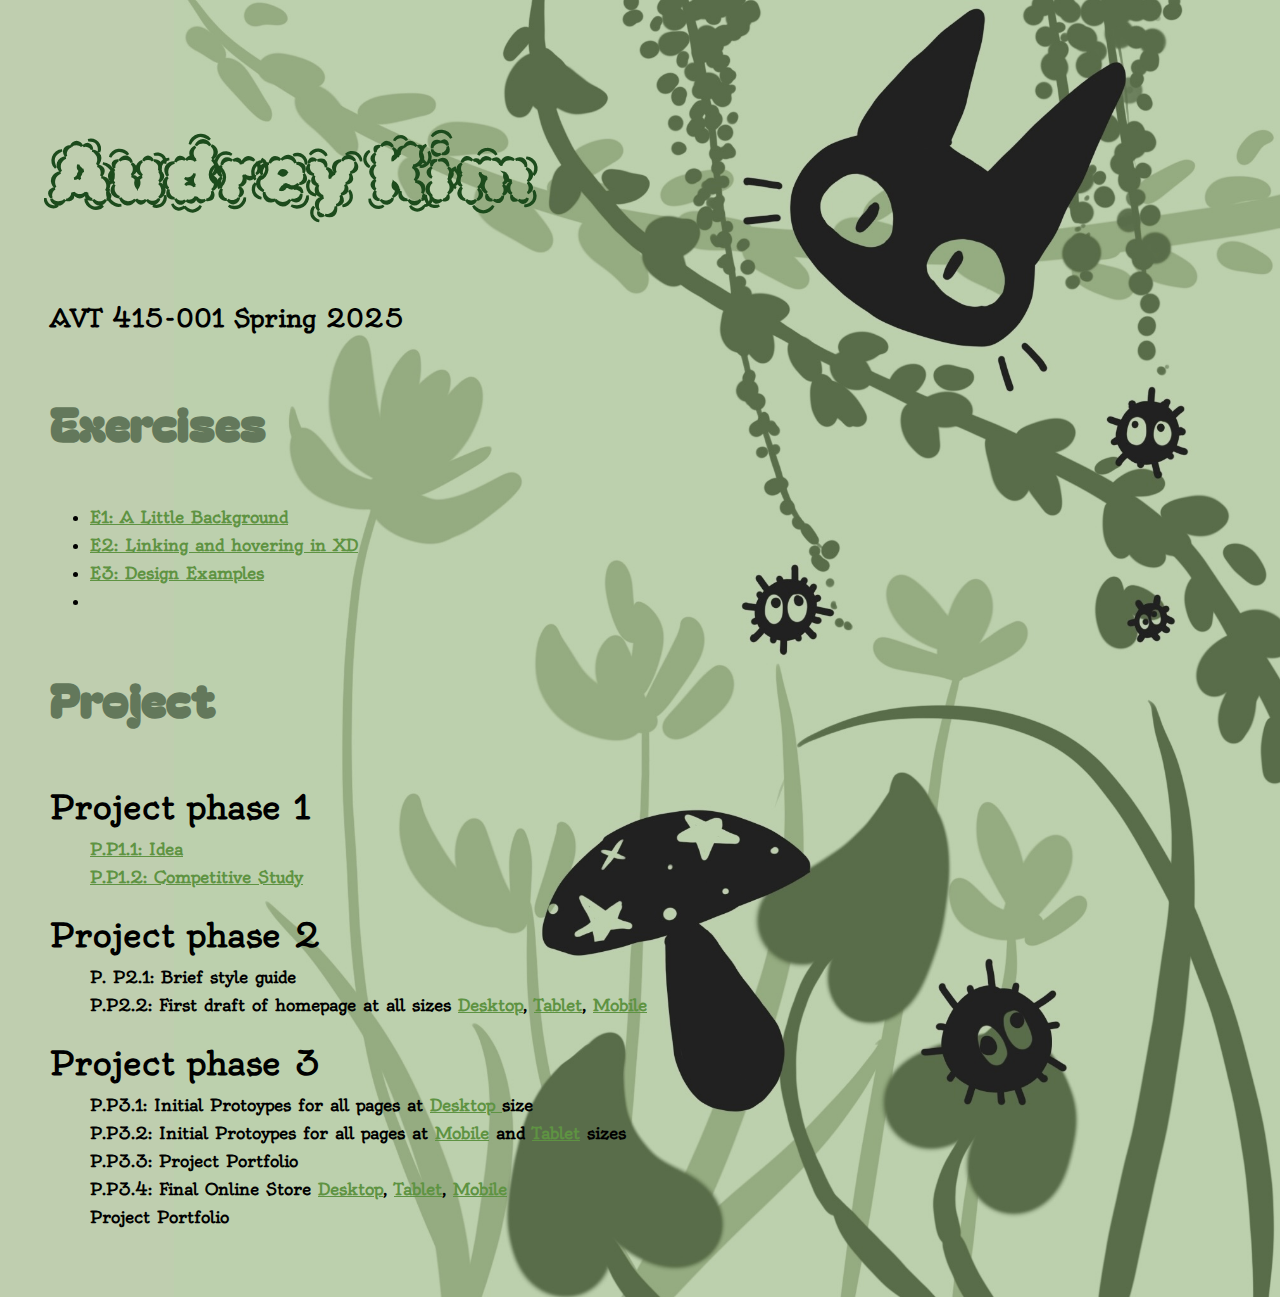
<file: index.html>
<!doctype html>
<html>
<head>
<meta charset="UTF-8">
<meta name="viewport" content="width=device-width, initial-scale=1.0">
<title>Coursework of Audrey Kim</title>
<link rel="preconnect" href="https://fonts.googleapis.com">
<link rel="preconnect" href="https://fonts.gstatic.com" crossorigin>
<link href="https://fonts.googleapis.com/css2?family=Bagel+Fat+One&family=Nixie+One&family=Oldenburg&family=Rubik+Puddles&display=swap" rel="stylesheet">
	
<link rel="stylesheet" href="css/main.css">

</head>

<body>
<h1>Audrey Kim</h1>
	<h4>AVT 415-001 Spring 2025</h4>
		<div class="column"><h2>Exercises</h2>
			<ul>
			<li><a href="https://xd.adobe.com/view/ce9a6c01-28b0-4f52-a816-00c14a374c50-9bc9/">E1: A Little Background</a></li>
			<li><a href="https://xd.adobe.com/view/433dceec-b2f6-4d75-8caa-84353d4a620b-166e/">E2: Linking and hovering in XD</a></li>
			<li><a href="https://www.figma.com/design/IrmMvxvjyyYp77Kmc72gQa/E3%3A-Design-Examples?node-id=0-1&t=frp7wQ2J3iXw1RIX-1">E3: Design Examples</a></li>
			<li></li>
			</ul>
		</div>

	<div class="column">
		<h2>Project</h2>
			<dl>
				<dt>Project phase 1</dt>
			<dd><a href="p_process/ideas.html">P.P1.1: Idea</a></dd>
			<dd><a href="https://xd.adobe.com/view/3e4dd4f1-6e04-4e39-b626-f0eb523a7d49-6b1e/?fullscreen">P.P1.2: Competitive Study</a></dd></dd>
			</dl>
			<dl>
				<dt>Project phase 2</dt>
			<dd>P. P2.1: Brief style guide
			</dd>
			<dd>P.P2.2: First draft of homepage at all sizes <a href="#">Desktop</a>, <a href="#"> Tablet</a>, <a href="#"> Mobile</a> </dd>
			</dl>
			<dl>
				<dt>Project phase 3</dt>
			<dd>P.P3.1: Initial Protoypes for all pages at <a href="#">Desktop </a>size </dd>
			<dd>P.P3.2: Initial Protoypes for all pages at <a href="#">Mobile</a> and <a href="#">Tablet</a> sizes</dd>
			<dd>P.P3.3: Project Portfolio</dd>
			<dd>P.P3.4: Final Online Store <a href="#">Desktop</a>, <a href="#"> Tablet</a>, <a href="#"> Mobile</a></dd>
			<dd>Project Portfolio</dd>
</body>
</html>
</file>
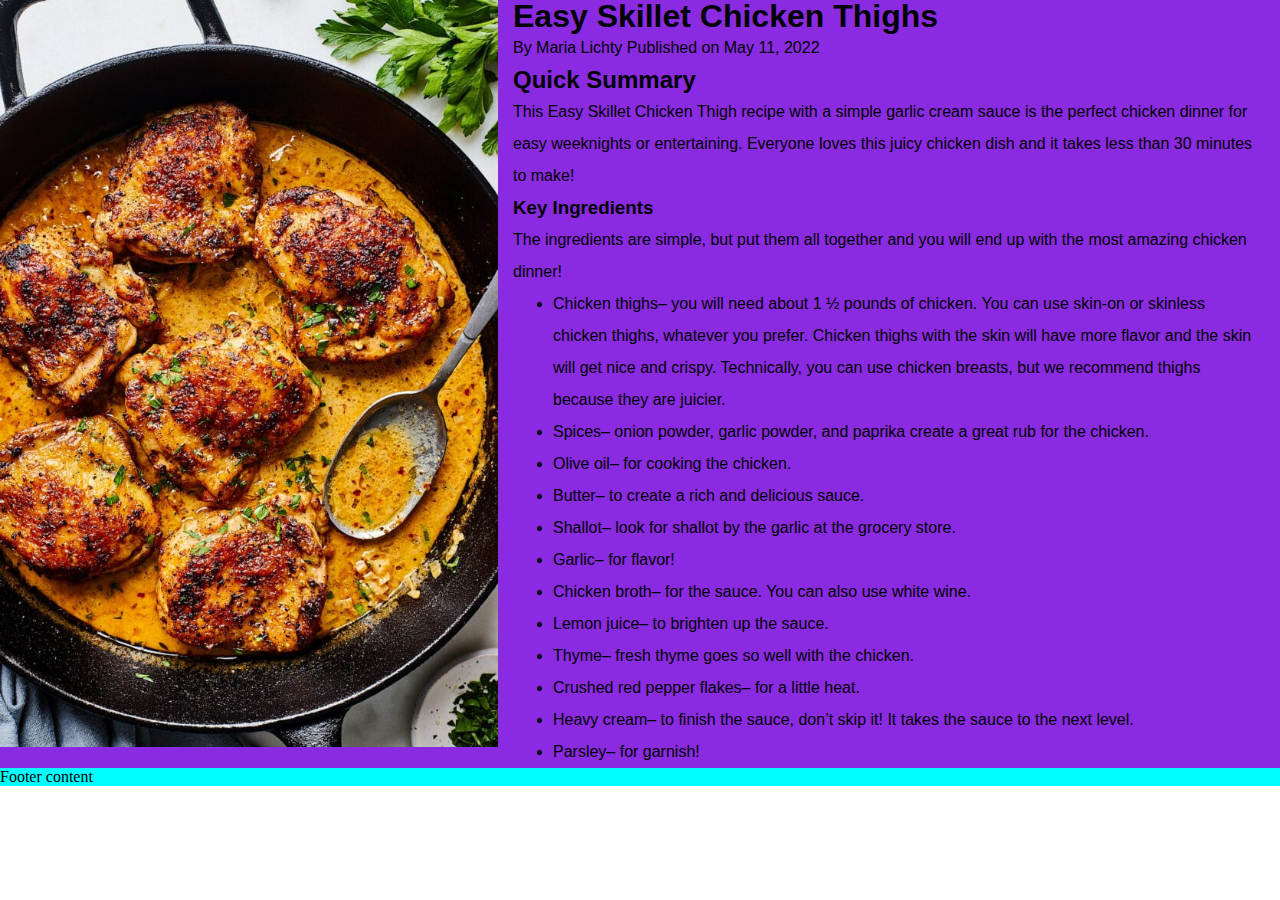
<file: ex/for_students/index.html>
<!doctype html>
<html>
<head>
<meta charset="UTF-8">
<meta>
<meta name="viewport" content="width=device-width, initial-scale=1.0" />
<title>Responive web page</title>
<link rel="stylesheet" href="style.css">
</head>

<body>
	<div id="recipe">
		<img src="Chicken-Thighs-650x975.jpeg" alt="">
		<div id="summary">
			<h1>Easy Skillet Chicken Thighs</h1>

<div id="author" >By Maria Lichty
Published on May 11, 2022</div>

			<h2>Quick Summary</h2>
<p>This Easy Skillet Chicken Thigh recipe with a simple garlic cream sauce is the perfect chicken dinner for easy weeknights or entertaining. Everyone loves this juicy chicken dish and it takes less than 30 minutes to make!

			<h3>Key Ingredients</h3>
<p>The ingredients are simple, but put them all together and you will end up with the most amazing chicken dinner!</p>
	
	<ul>
<li>Chicken thighs– you will need about 1 ½ pounds of chicken. You can use skin-on or skinless chicken thighs, whatever you prefer. Chicken thighs with the skin will have more flavor and the skin will get nice and crispy. Technically, you can use chicken breasts, but we recommend thighs because they are juicier.
<li>Spices– onion powder, garlic powder, and paprika create a great rub for the chicken.</li>
<li>Olive oil– for cooking the chicken.</li>
<li>Butter– to create a rich and delicious sauce.</li>
<li>Shallot– look for shallot by the garlic at the grocery store.</li>
<li>Garlic– for flavor!</li>
<li>Chicken broth– for the sauce. You can also use white wine.</li>
<li>Lemon juice– to brighten up the sauce.</li>
<li>Thyme– fresh thyme goes so well with the chicken.</li>
<li>Crushed red pepper flakes– for a little heat.</li>
<li>Heavy cream– to finish the sauce, don’t skip it! It takes the sauce to the next level.</li>
		<li>Parsley– for garnish!</li>
			</ul>
		</div>
	</div>
	<footer>
		<p>Footer content</p>
	</footer>

</body>
</html>
</file>
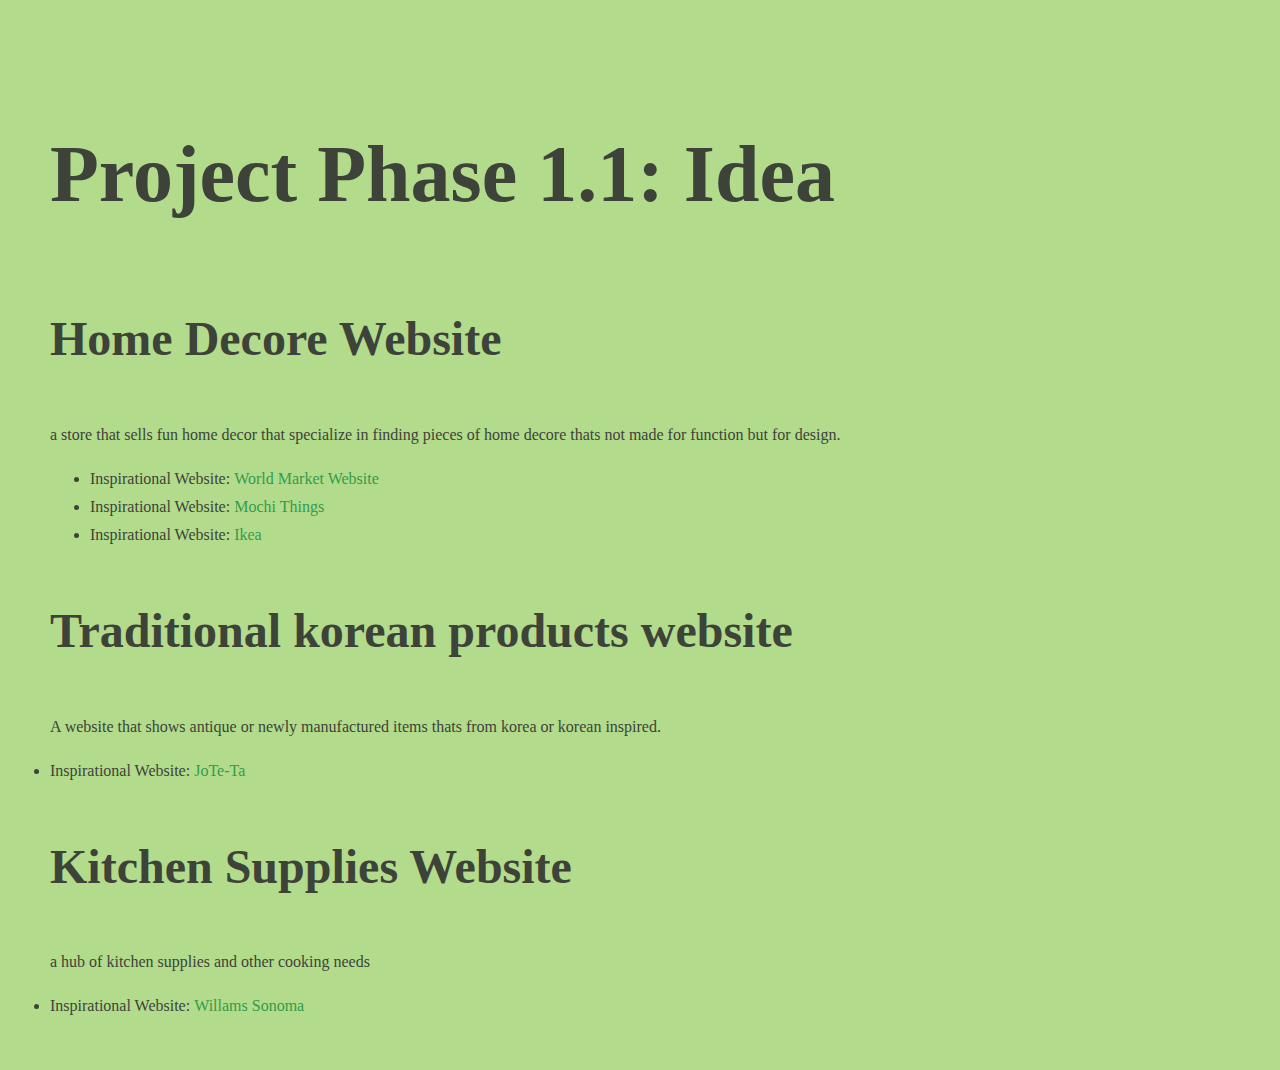
<file: p_process/ideas.html>
<!doctype html>
<html>
<head>
<meta charset="UTF-8">
<title>ideas</title>
<link rel="stylesheet" href="ideas.css">
</head>

<body>
	<h1>Project Phase 1.1: Idea</h1>
	<h2>Home Decore Website</h2>
<p>a store that sells fun home decor that specialize in finding pieces of home decore thats not made for function but for design.</p>
	<ul>
		  <li>Inspirational Website: <a href="https://www.worldmarket.com/">World Market Website</a></li>
		  <li>Inspirational Website: <a href="https://shop.mochithings.com/">Mochi Things</a></li>
		  <li>Inspirational Website: <a href="https://www.ikea.com/"> Ikea</a></li>
</ul>
<h2> Traditional korean products website</h2>
		<p>A website that shows antique or newly manufactured items thats from korea or korean inspired. </p>
		<li>Inspirational Website: <a href="https://joteta.com/">JoTe-Ta</a></li>
	
<h2>Kitchen Supplies Website</h2>
	<p> a hub of kitchen supplies and other cooking needs</p>
	<li>Inspirational Website: <a href="https://www.williams-sonoma.com/"> Willams Sonoma</a></li>
</body>
</html>
</file>
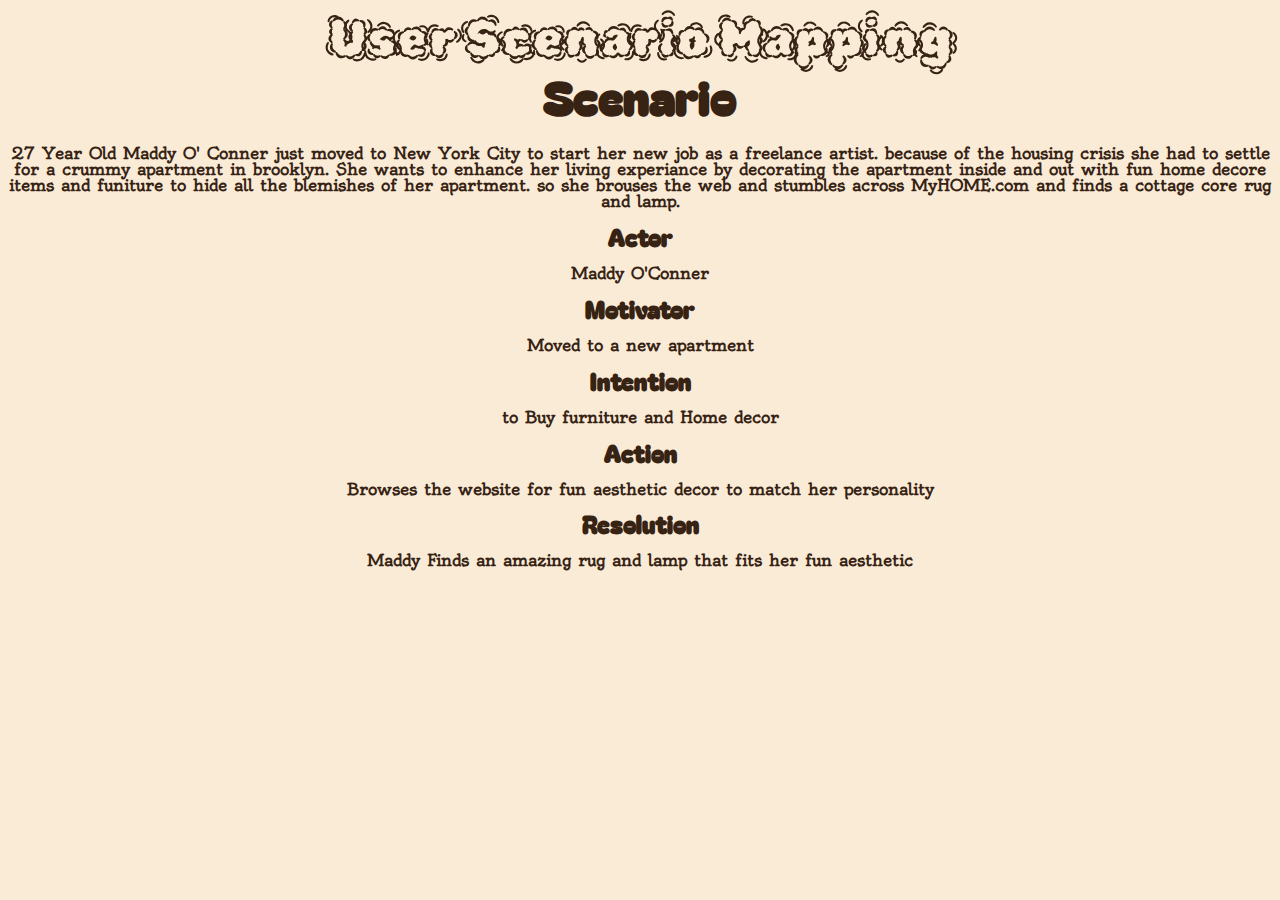
<file: p_process/Scenario.html>
<!doctype html>
<html>
<head>
<meta charset="UTF-8">
<title>Scenario</title>
<link rel="preconnect" href="https://fonts.googleapis.com">
<link rel="preconnect" href="https://fonts.gstatic.com" crossorigin>
<link href="https://fonts.googleapis.com/css2?family=Bagel+Fat+One&family=Nixie+One&family=Oldenburg&family=Rubik+Puddles&display=swap" rel="stylesheet">
	
<link rel="stylesheet" href="Scenario.css">
</head>

<body>
<h1>User Scenario Mapping</h1>
<h3>Scenario</h3>
			<p>27 Year Old Maddy O' Conner just moved to New York City to start her new job as a freelance artist. because of the housing crisis she had to settle for a crummy apartment in brooklyn. She wants to enhance her living experiance by decorating the apartment inside and out with fun home decore items and funiture to hide all the blemishes of her apartment. so she brouses the web and stumbles across MyHOME.com and finds a cottage core rug and lamp. </p>
		<h2>Actor</h2>
<p>Maddy O'Conner</p>
<h2>Motivator</h2>
<p>Moved to a new apartment</p>
<h2>Intention</h2>
<p>to Buy furniture and Home decor</p>
<h2>Action</h2>
<p>Browses the website for fun aesthetic decor to match her personality</p>
<h2>Resolution</h2>
<p>Maddy Finds an amazing rug and lamp that fits her fun aesthetic</p>
</body>
</html>
</file>
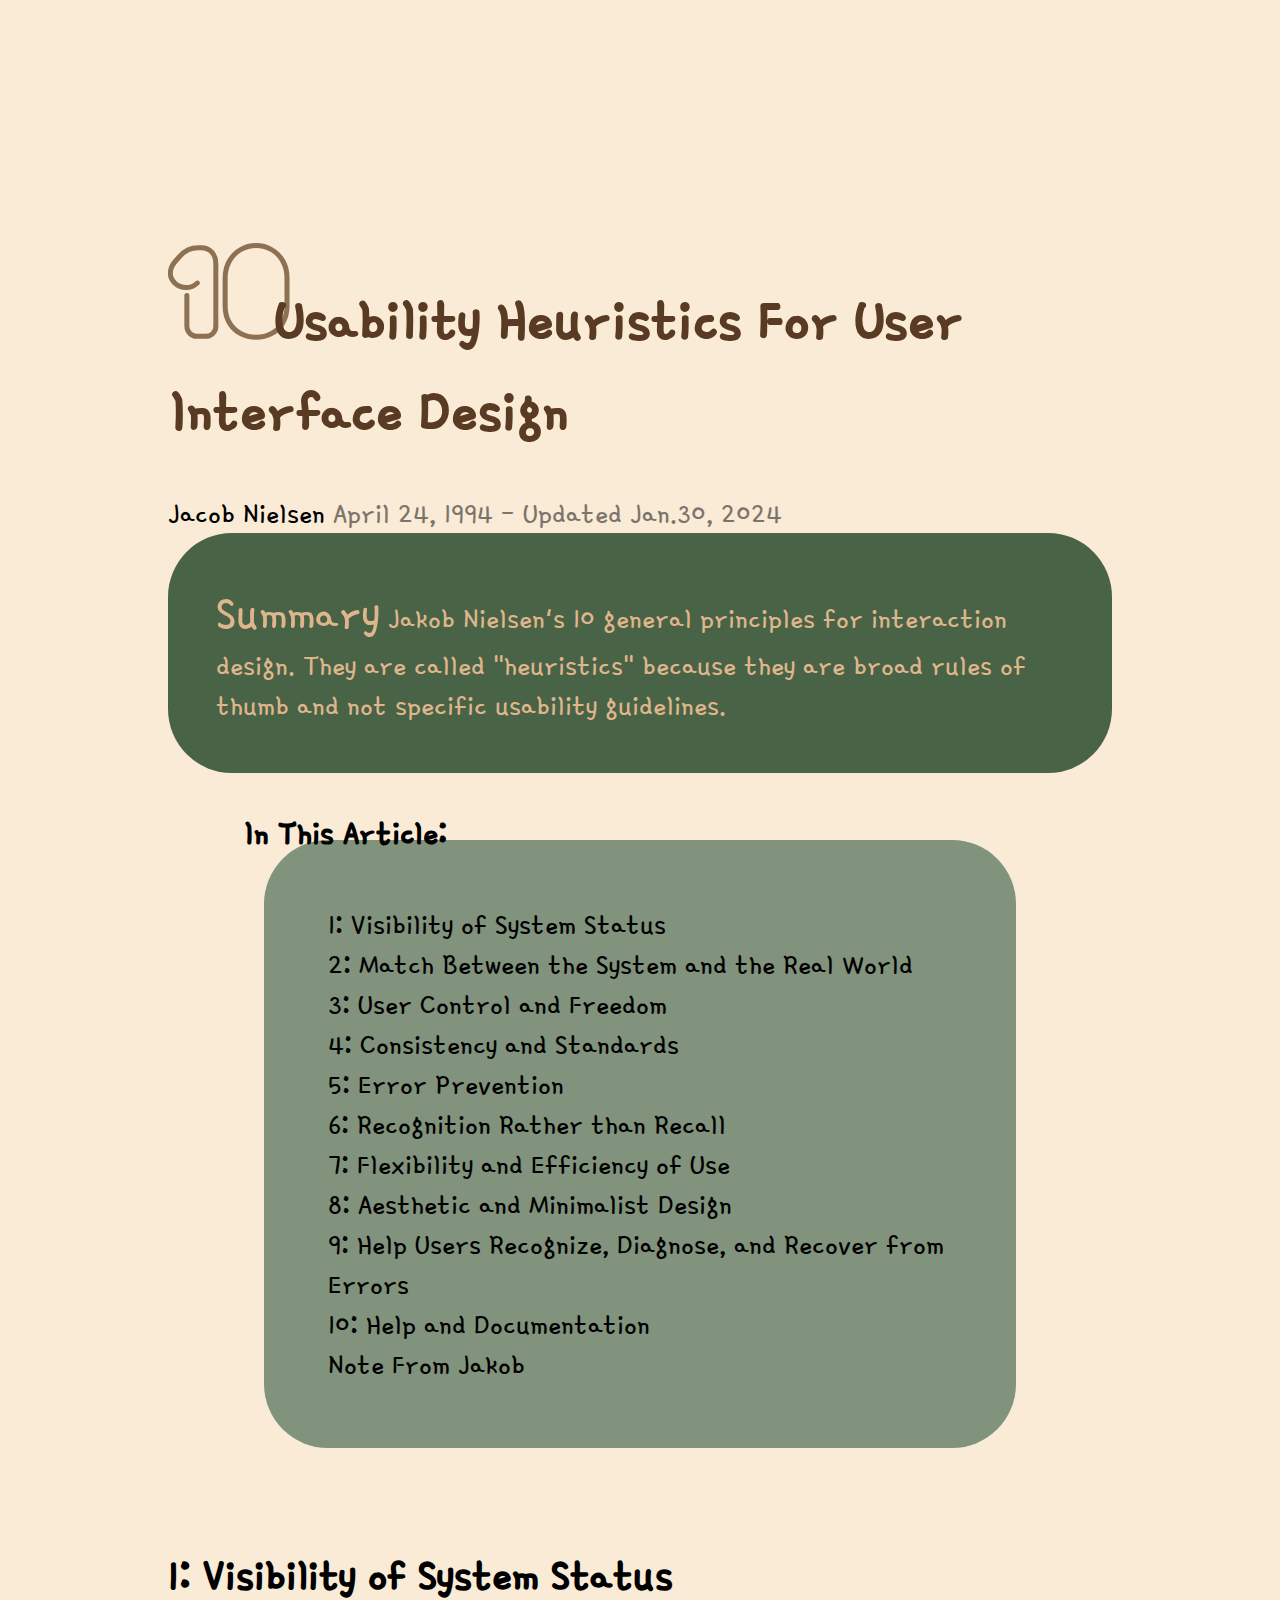
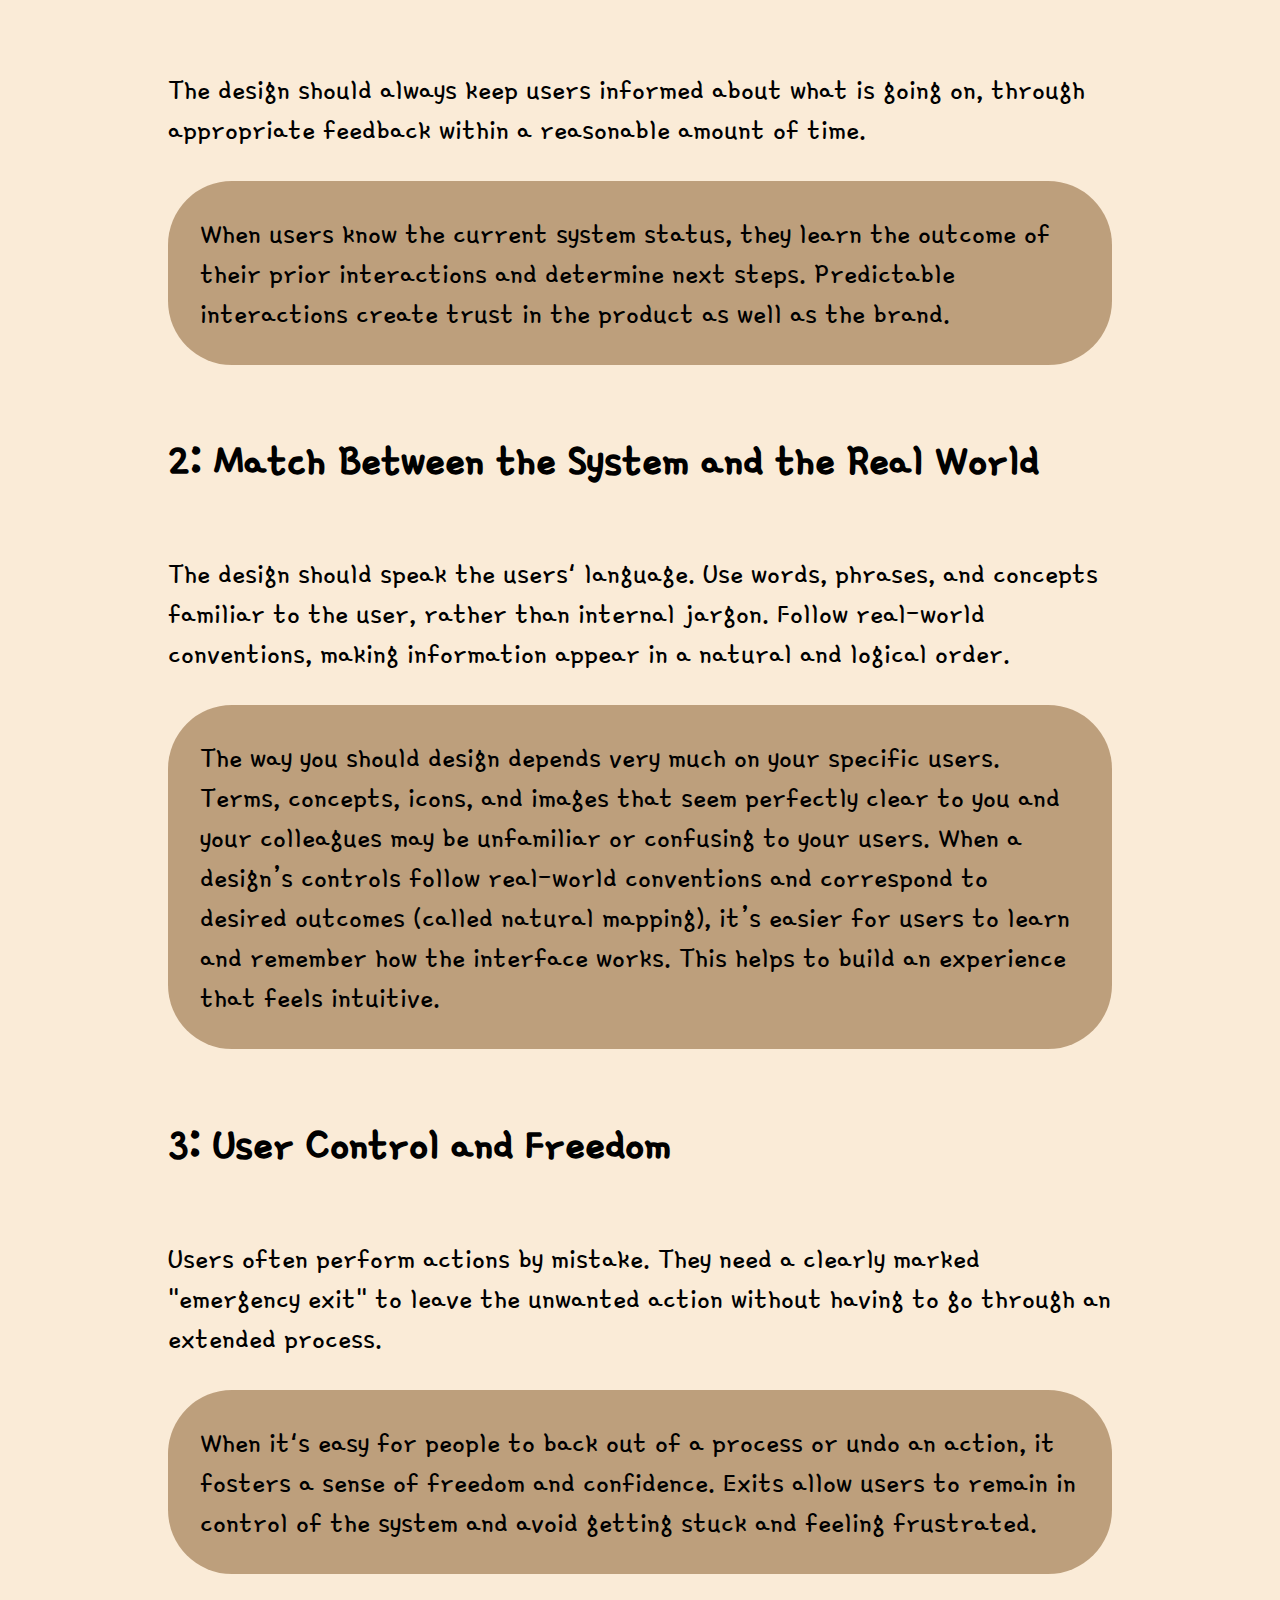
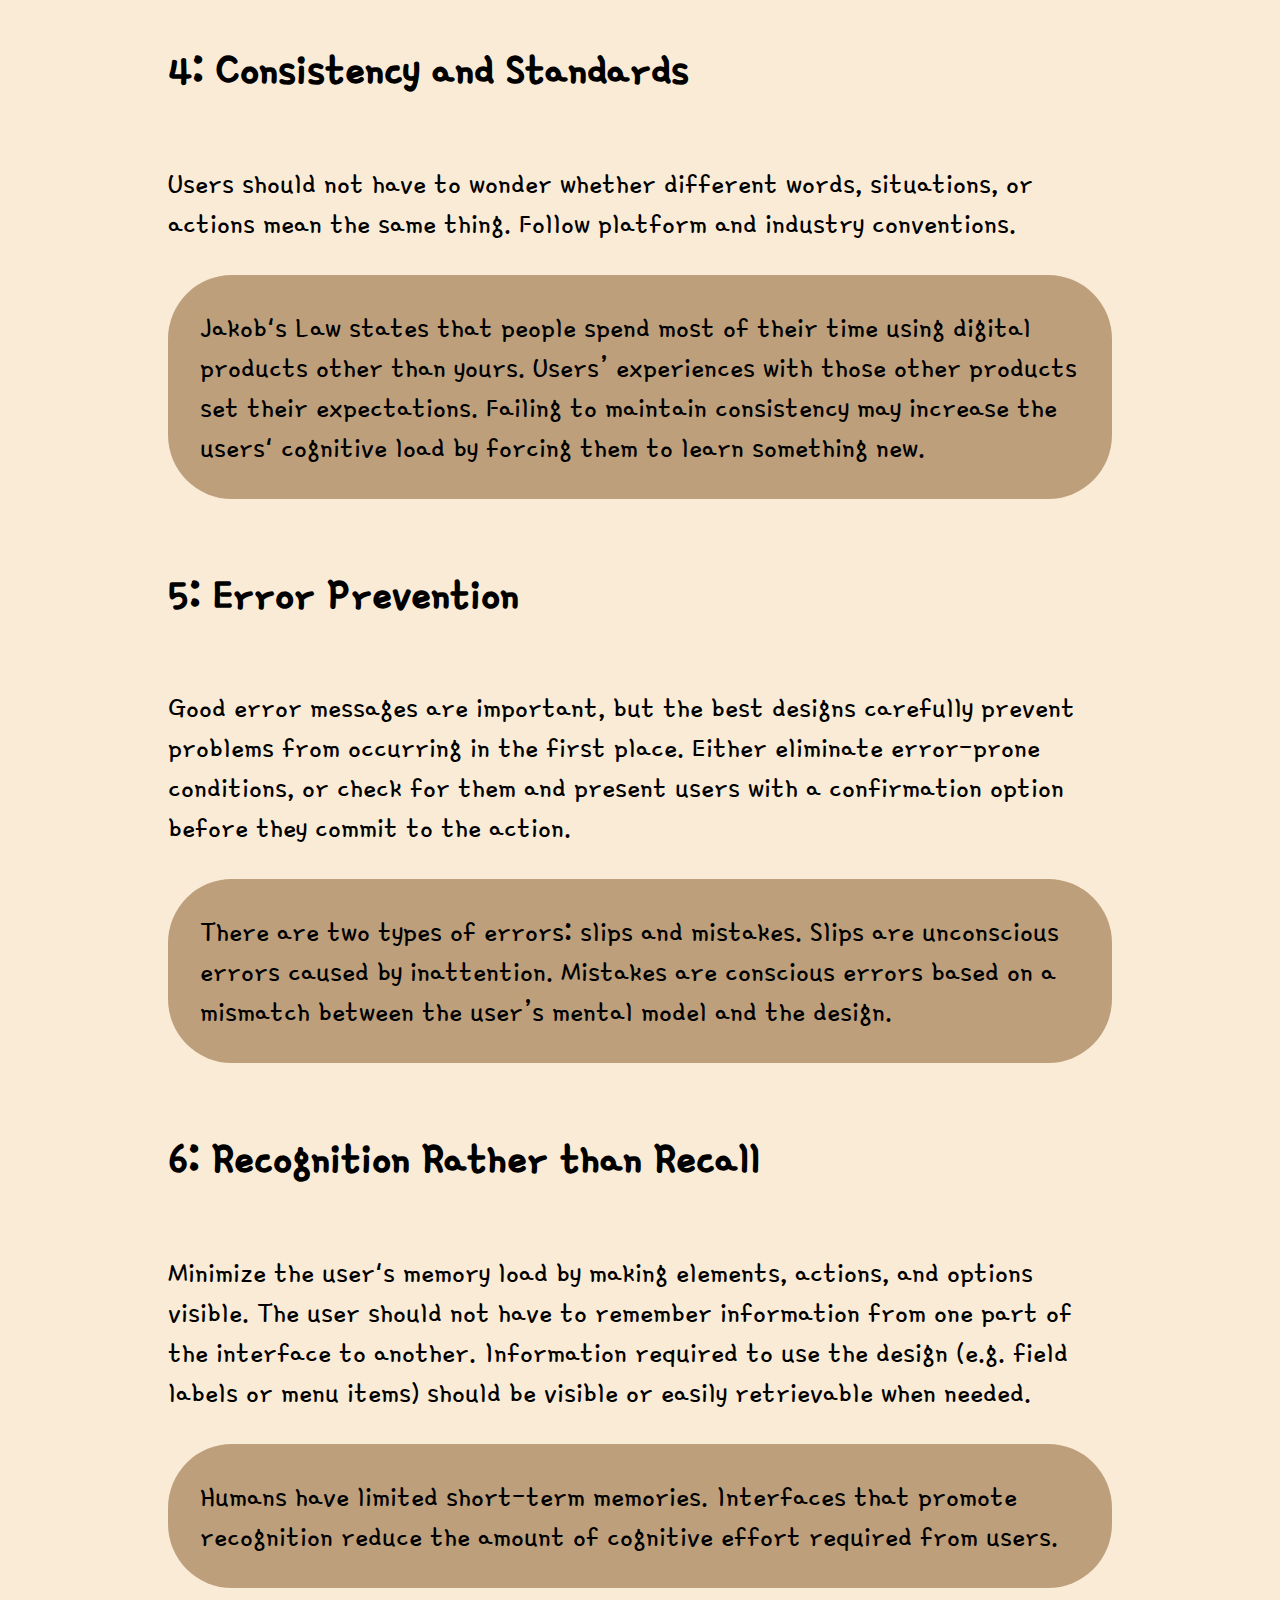
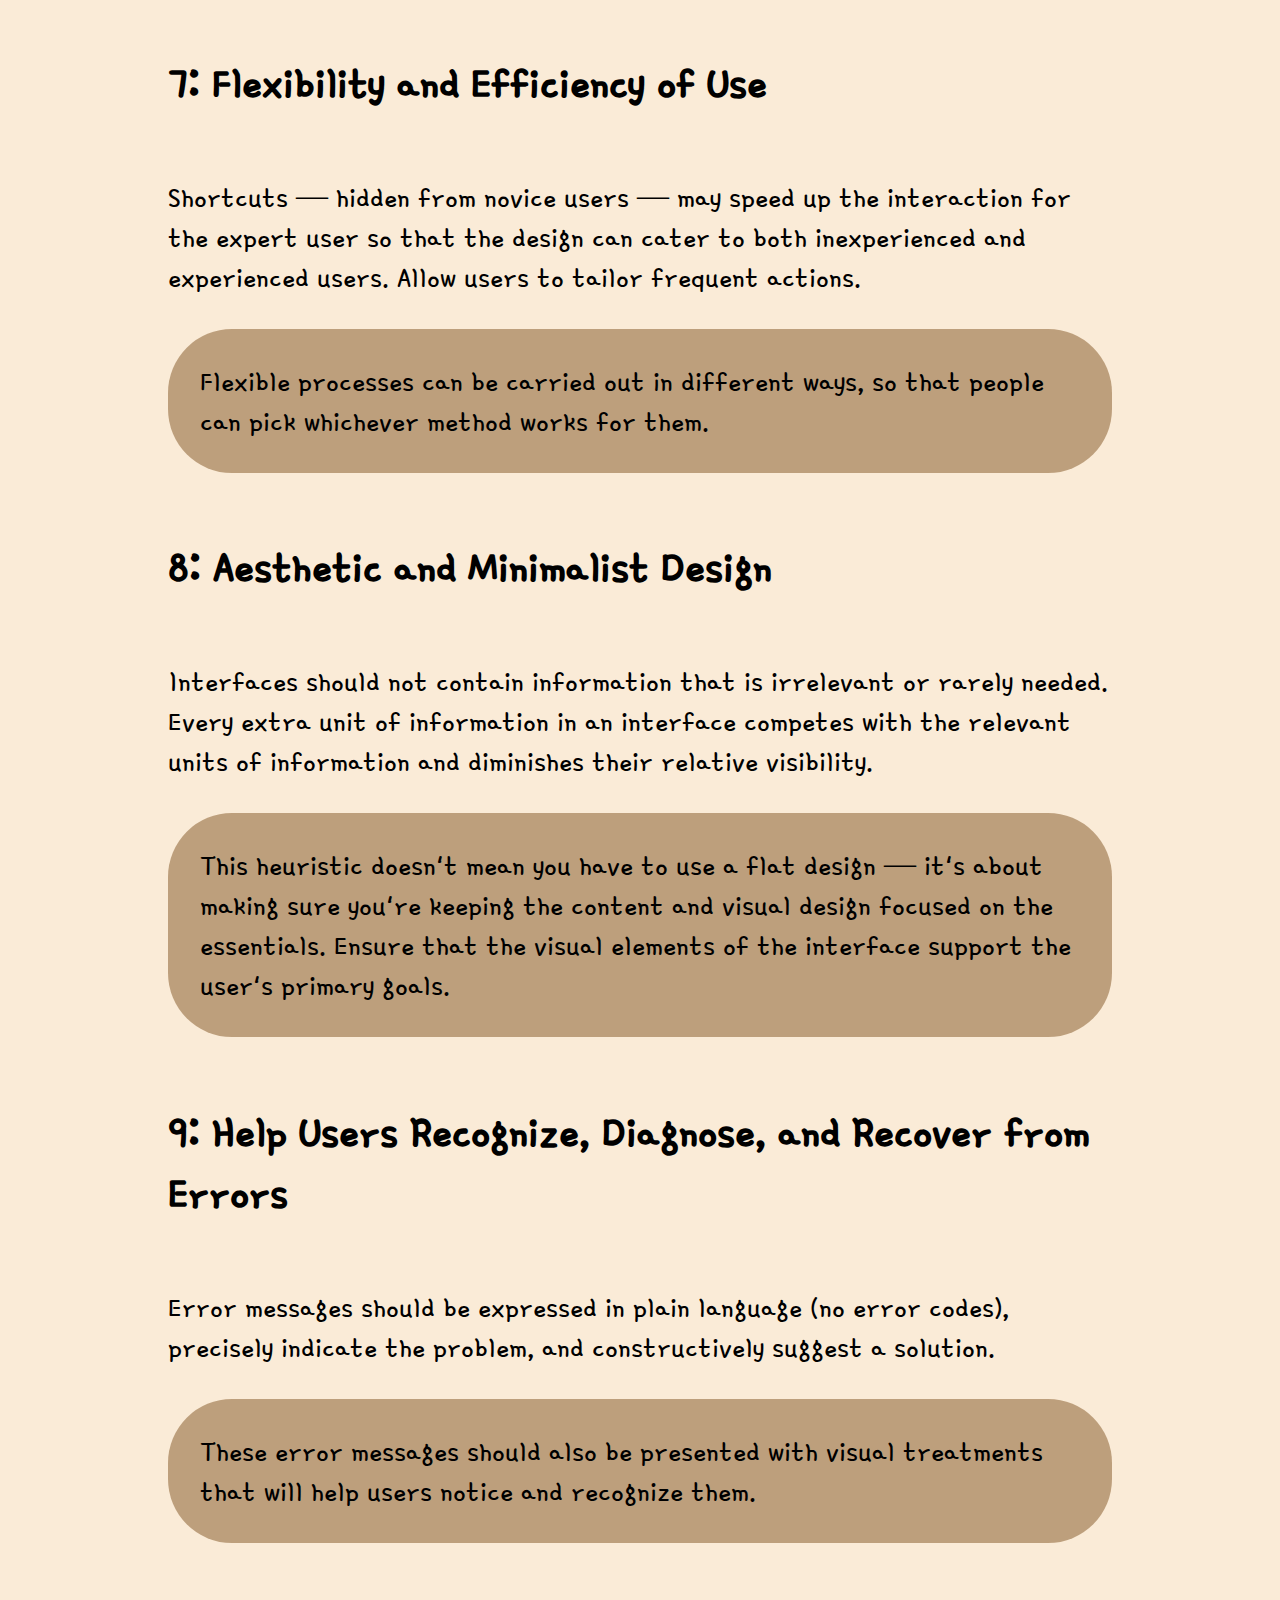
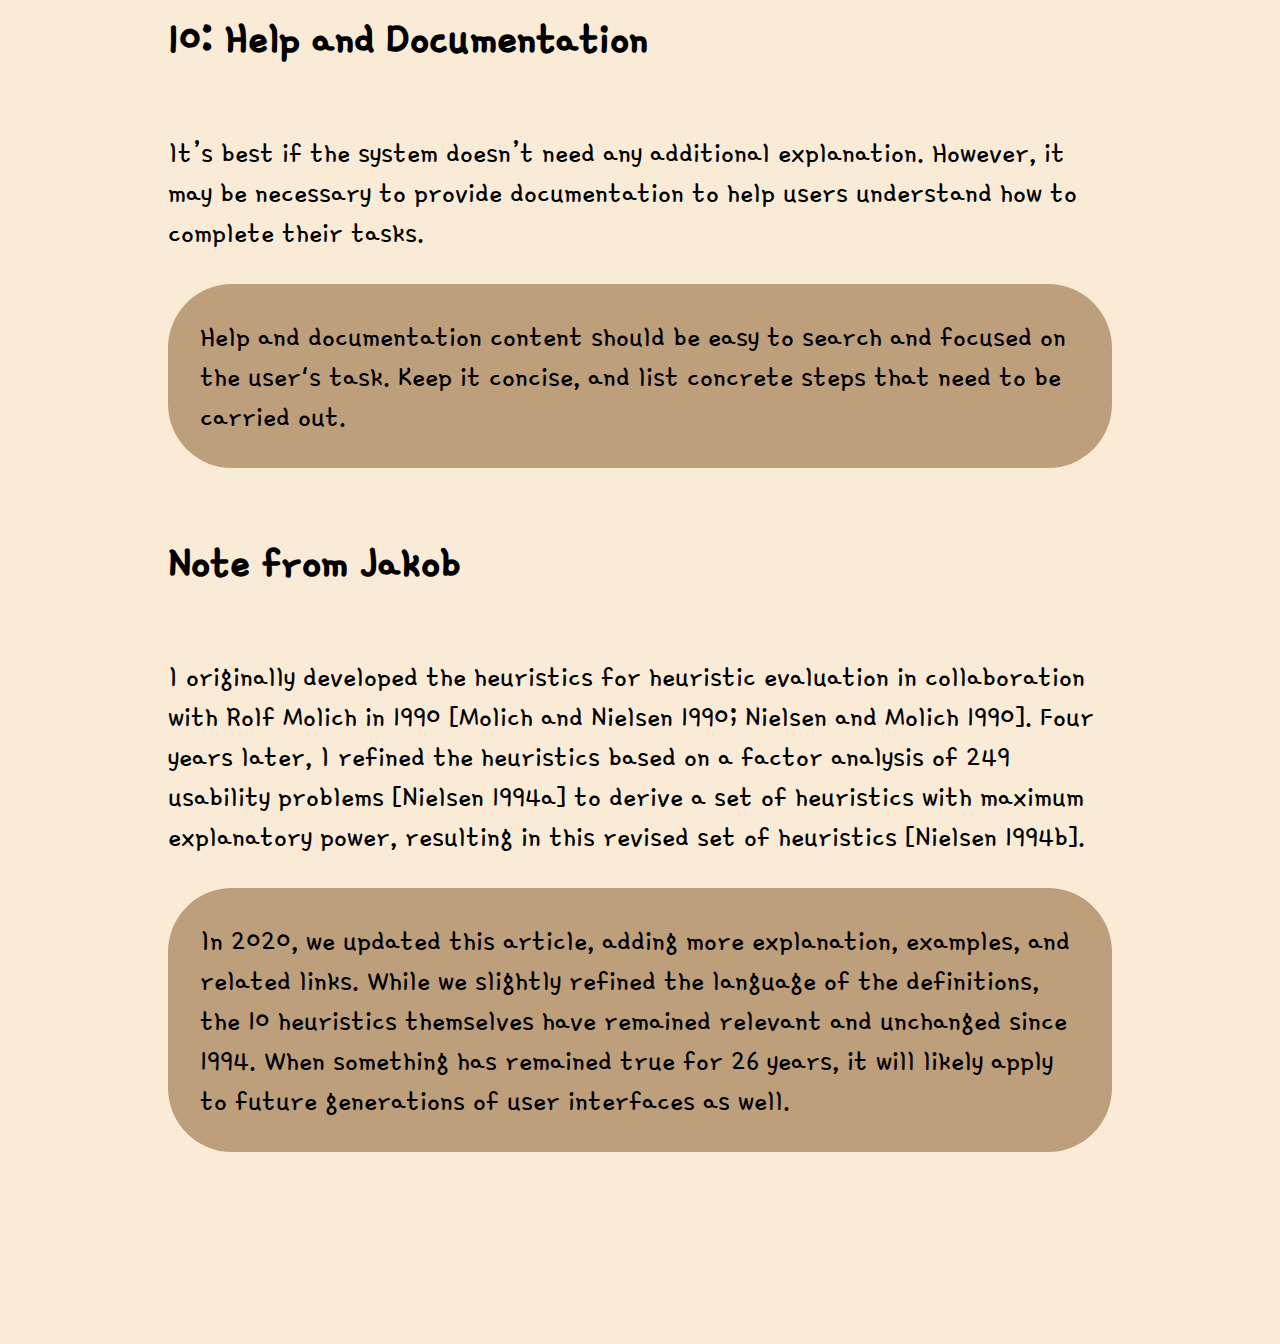
<file: ex/e4/Textonly.html>
<!doctype html>
<html>
<head>
<meta charset="UTF-8">
<title>E4: Text Only Layout</title>
	
<link rel="preconnect" href="https://fonts.googleapis.com">
<link rel="preconnect" href="https://fonts.gstatic.com" crossorigin>
<link href="https://fonts.googleapis.com/css2?family=Bagel+Fat+One&family=Gamja+Flower&family=Moirai+One&family=Nixie+One&family=Oldenburg&family=Rubik+Puddles&display=swap" rel="stylesheet">
	
<link href="Textonly.css" rel="stylesheet">
</head>
<body>
 <h1><span class="ten">10</span>
            <span class="text">Usability Heuristics</span> For User Interface Design </h1

	<h2>Jacob Nielsen <date>April 24, 1994 - Updated Jan.30, 2024</date></h2>
	
	<div class="summary">
		<sum> Summary</sum> Jakob Nielsen's 10 general principles for interaction design. They are called "heuristics" because they are broad rules of thumb and not specific usability guidelines.
	</div>

	<h3>In This Article:</h3>

<div class="list">

<li>1: Visibility of System Status</li>
<li>2: Match Between the System and the Real World</li>
<li>3: User Control and Freedom</li>
<li>4: Consistency and Standards</li>
<li>5: Error Prevention</li>
<li>6: Recognition Rather than Recall</li>
<li>7: Flexibility and Efficiency of Use</li>
<li>8: Aesthetic and Minimalist Design</li>
<li>9: Help Users Recognize, Diagnose, and Recover from Errors</li>
<li>10: Help and Documentation</li>
<li>Note From Jakob</li>
	</div>
	
<h4>1: Visibility of System Status</h4>
	<p>The design should always keep users informed about what is going on, through appropriate feedback within a reasonable amount of time.

		<div class="sub">
			When users know the current system status, they learn the outcome of their prior interactions and determine next steps. Predictable interactions create trust in the product as well as the brand.
	 	</div>
	 </p>
	
	
<h4>2: Match Between the System and the Real World</h4>
	<p>The design should speak the users' language. Use words, phrases, and concepts familiar to the user, rather than internal jargon. Follow real-world conventions, making information appear in a natural and logical order.
		<div class="sub">
			The way you should design depends very much on your specific users. Terms, concepts, icons, and images that seem perfectly clear to you and your colleagues may be unfamiliar or confusing to your users.

			When a design’s controls follow real-world conventions and correspond to desired outcomes (called natural mapping), it’s easier for users to learn and remember how the interface works. This helps to build an experience that feels intuitive.
		</div>
	</p>

<h4>3: User Control and Freedom</h4>
	<p>Users often perform actions by mistake. They need a clearly marked "emergency exit" to leave the unwanted action without having to go through an extended process.
		<div class="sub">
			When it's easy for people to back out of a process or undo an action, it fosters a sense of freedom and confidence. Exits allow users to remain in control of the system and avoid getting stuck and feeling frustrated.
		</div>
	</p>

<h4>4: Consistency and Standards</h4>

	<p>Users should not have to wonder whether different words, situations, or actions mean the same thing. Follow platform and industry conventions.
		<div class="sub">
			Jakob's Law states that people spend most of their time using digital products other than yours. Users’ experiences with those other products set their expectations. Failing to maintain consistency may increase the users' cognitive load by forcing them to learn something new.
		</div>	
	</p>
	
<h4>5: Error Prevention</h4>
	<p>Good error messages are important, but the best designs carefully prevent problems from occurring in the first place. Either eliminate error-prone conditions, or check for them and present users with a confirmation option before they commit to the action.
		<div class="sub">
			There are two types of errors: slips and mistakes. Slips are unconscious errors caused by inattention. Mistakes are conscious errors based on a mismatch between the user’s mental model and the design.
		</div>
	</p>
	
<h4>6: Recognition Rather than Recall</h4>
	<p>Minimize the user's memory load by making elements, actions, and options visible. The user should not have to remember information from one part of the interface to another. Information required to use the design (e.g. field labels or menu items) should be visible or easily retrievable when needed.
		<div class="sub">
			Humans have limited short-term memories. Interfaces that promote recognition reduce the amount of cognitive effort required from users.
		</div>
</p>
	
<h4>7: Flexibility and Efficiency of Use</h4>
	<p>Shortcuts — hidden from novice users — may speed up the interaction for the expert user so that the design can cater to both inexperienced and experienced users. Allow users to tailor frequent actions.
		<div class="sub">
			Flexible processes can be carried out in different ways, so that people can pick whichever method works for them.
		</div>
	</p>
	
<h4>8: Aesthetic and Minimalist Design</h4>
	<p>Interfaces should not contain information that is irrelevant or rarely needed. Every extra unit of information in an interface competes with the relevant units of information and diminishes their relative visibility.
		<div class="sub">
			This heuristic doesn't mean you have to use a flat design — it's about making sure you're keeping the content and visual design focused on the essentials. Ensure that the visual elements of the interface support the user's primary goals.
		</div>
		</p>
	
<h4>9: Help Users Recognize, Diagnose, and Recover from Errors</h4>
	<p>Error messages should be expressed in plain language (no error codes), precisely indicate the problem, and constructively suggest a solution.
<div class="sub">
These error messages should also be presented with visual treatments that will help users notice and recognize them.</div></p>

<h4>10: Help and Documentation</h4>
	<p>It’s best if the system doesn’t need any additional explanation. However, it may be necessary to provide documentation to help users understand how to complete their tasks.
<div class="sub">
Help and documentation content should be easy to search and focused on the user's task. Keep it concise, and list concrete steps that need to be carried out.</div></p>

<h4>Note from Jakob</h4>
	<p>I originally developed the heuristics for heuristic evaluation in collaboration with Rolf Molich in 1990 [Molich and Nielsen 1990; Nielsen and Molich 1990]. Four years later, I refined the heuristics based on a factor analysis of 249 usability problems [Nielsen 1994a] to derive a set of heuristics with maximum explanatory power, resulting in this revised set of heuristics [Nielsen 1994b].
<div class="sub">
In 2020, we updated this article, adding more explanation, examples, and related links. While we slightly refined the language of the definitions, the 10 heuristics themselves have remained relevant and unchanged since 1994. When something has remained true for 26 years, it will likely apply to future generations of user interfaces as well.</div></p>
	
</body>
</html>
</file>
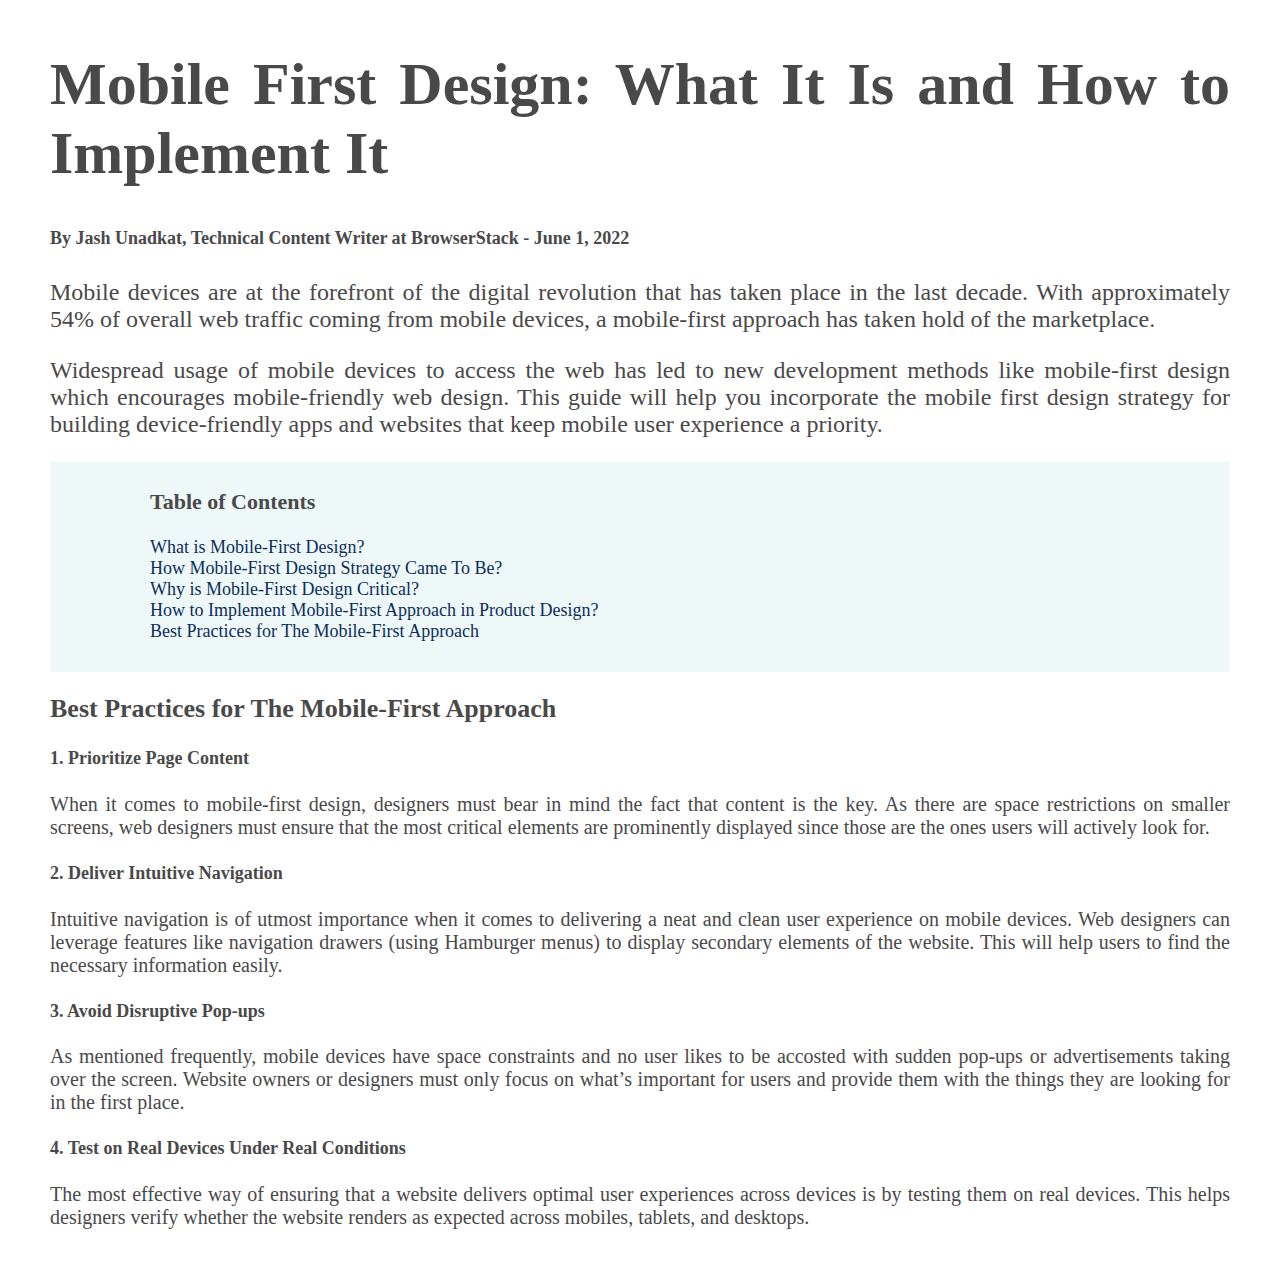
<file: Test 1/Main.html/Main.html>
<!doctype html>
<html>
<head>
<meta charset="UTF-8">
<title>Main</title>
	<link rel="stylesheet" href="../Main.css/Main.css">
	
</head>

<body>
<h1> Mobile First Design: What It Is and How to Implement It </h1>
	<h5>By Jash Unadkat, Technical Content Writer at BrowserStack - June 1, 2022 </h5>

	<p>Mobile devices are at the forefront of the digital revolution that has taken place in the last decade. With approximately 54% of overall web traffic coming from mobile devices, a mobile-first approach has taken hold of the marketplace.</p>
	
	<p>Widespread usage of mobile devices to access the web has led to new development methods like mobile-first design which encourages mobile-friendly web design. This guide will help you incorporate the mobile first design strategy for building device-friendly apps and websites that keep mobile user experience a priority.</p>
	
<div>
	<h3>Table of Contents</h3>
	<li>What is Mobile-First Design?</li>
	<li>How Mobile-First Design Strategy Came To Be?</li>
	<li>Why is Mobile-First Design Critical?</li>
	<li>How to Implement Mobile-First Approach in Product Design?</li>
	<li>Best Practices for The Mobile-First Approach</li>

</div>
	
<h2>Best Practices for The Mobile-First Approach</h2>
	
	<h4>1. Prioritize Page Content</h4>
	<p2>When it comes to mobile-first design, designers must bear in mind the fact that content is the key. As there are space restrictions on smaller screens, web designers must ensure that the most critical elements are prominently displayed since those are the ones users will actively look for. </p2>
	
	<h4>2. Deliver Intuitive Navigation</h4>
	<p2>Intuitive navigation is of utmost importance when it comes to delivering a neat and clean user experience on mobile devices. Web designers can leverage features like navigation drawers (using Hamburger menus) to display secondary elements of the website. This will help users to find the necessary information easily.</p2>
	
	<h4>3. Avoid Disruptive Pop-ups</h4>
	<p2>As mentioned frequently, mobile devices have space constraints and no user likes to be accosted with sudden pop-ups or advertisements taking over the screen. Website owners or designers must only focus on what’s important for users and provide them with the things they are looking for in the first place. </p2>
	
	<h4>4. Test on Real Devices Under Real Conditions</h4>
	<p2>The most effective way of ensuring that a website delivers optimal user experiences across devices is by testing them on real devices. This helps designers verify whether the website renders as expected across mobiles, tablets, and desktops. </p2>
	
	
</body>
</html>
</file>
<file: css/main.css>
@charset "UTF-8";
/* CSS Document */
* {
  box-sizing: border-box;
}

html{
	font-family: "Oldenburg", serif;
	font-weight: 600;
font-size: 16px;
}

body{
  background: url( "../Untitled_Artwork 74.jpg");
  background-size:cover;
  background-repeat: no-repeat;
  background-color:#BFCEAF;
  margin: 0;
  padding: 50px;
  line-height: 1.75;
}
h1 {
font-family: "Rubik Puddles", serif;
font-size: 5em;
color: #1C4B1C
}

h2 {
  font-family: "Bagel Fat One", serif;
font-size: 3em;
	color:#63785B

}

h4 {
font-size: 1.5em;
margin-top: 0;

}

dt {
	font-size: 2em;
}
a{
font-family: "Oldenburg", serif;
  Color: #5E9342;
}

a:hover{
  font-family: "Nixie One", serif;
  color: #9B7B3A;
}
body{
  background: url("../Untitled_Artwork 74.jpg");
  background-size:contain,cover;
  background-repeat:no-repeat;
  background-color:#BFCEAF;
	background-attachment: right;
	background-position: right;
}
</file>
<file: ex/for_students/style.css>
@charset "UTF-8";
/* CSS Document */
* {
  margin: 0;
  box-sizing: border-box;
}
html, body {
  height: 100%;
  margin: 0;
}
body {
	max-inline-size: 1440px;
	margin-inline: auto;
}
#fullheight {
	hight:100%;
	min-height: 100%;
	display:grid;
	grid-template-columns: auto;
	]
	
}	
#recipe {
	font-family: "Gill Sans", "Gill Sans MT", "Myriad Pro", "DejaVu Sans Condensed", Helvetica, Arial, "sans-serif";
	line-height: 2em;
}

img {
	width:100%;
	hight:auto;
}

footer {
	background-color: aqua;
}

/* Small devices (portrait tablets and large phones, 480px and up) */
@media only screen and (min-width: 480px) {
  #recipe {background: green;
	display: grid;
	  grid-template-columns: 1fr;
	}
}

/* Medium devices (landscape tablets, 768px and up) */
@media only screen and (min-width: 768px) {
  #recipe {background: blue;
	display: grid;
	  grid-template-columns: 1fr 1fr;
	}
} 

/* Medium devices (landscape tablets, 1200px and up) */
@media only screen and (min-width:1220px){
	body{ height: 100%;}
	#recipe {
		background-color: blueviolet;
		display:grid;
		grid-template-columns: 1fr 1.5fr;
		gap: 15px;
		padding-right: 20px;
	}
}
</file>
<file: p_process/ideas.css>
@charset "UTF-8";
/* CSS Document */
* {
  box-sizing: border-box;
}
html {font-size: 100%;} /*16px*/

body {
  background-color:#B2DB8B;
  color: #3E433A;
  margin: 0;
  padding: 50px;
  line-height: 1.75;
}
h1 {

  font-size: 5em;
}

h2 {font-size: 3em;

}

h4 {font-size: 1.5em;
margin-top: 0;

}

dt {
	font-size: 2em;
	font-weight: bold;
}
a{
  font-family: "Franklin Gothic Bold";
  Color:#349B4C;
  text-decoration: none;
}
a:hover{
  font-family: "Helvetica Neue";
  color: #7A349B;
  text-decoration: none;
</file>
<file: p_process/Scenario.css>
@charset "UTF-8";
/* CSS Document */

article{
	width: 50%;
	margin-right: 50px;
}
html{
font-family: "Bagel Fat One", serif;
font-weight: 600;
font-size: 16px;
line-height: 1em;
text-align: center;
background-color: antiquewhite; 
color: #362313;

}
h1 {
font-family: "Rubik Puddles", serif;
font-kerning:normal;
font-size:4vw;
line-height: 0.2em;
font-kerning: normal;
}
p{
font-family: "Oldenburg", serif;
}

h3{
font-size:3em;
line-height: 0.1em;
}
</file>
<file: ex/e4/Textonly.css>
@charset "UTF-8";
/* CSS Document */

html {
	background-color: antiquewhite;
	font-family: "Gamja Flower", serif;
	margin: 5em;
	padding: 0;
	font-size: 2em;
}
h1{
	font-size: 2em;
	color: #593A23
}
h2{
	margin-left: 4em;
}

h3{
margin-bottom: -3em;
margin-left: 2em
}
h4{
	font-size: 1.5em;
}

date{
	opacity: 50%;
}
.ten{
  font-family: "Moirai One", serif;
font-size: 1.8em;
	color:#8C7152;


}
.text{
	margin-left: -.5em;
	color: #593A23
}

.summary{
	padding: 1.5em;
	background-color: #496346;
	border-radius: 2em;
	color:#DFB58C;
}
sum{
	font-size: 1.6em;
}
.list{
	padding: 2em;
	paddint-top:0em;
	list-style-type: none;
	background-color:#81927D;
	border-radius:2em;
	margin:3em;
}
.sub{
	padding:1em;
	background-color:#BD9F7C;
	border-radius:2em;
}
</file>
<file: Test 1/Main.css/Main.css>
@charset "UTF-8";
/* CSS Document */
body {
  background-color: white;
  margin: 50px;
  text-align: justify;
}
h1{
  font-family:  'Georgia';
  color:#4A4949;
  font-size: 60px
}
h2{
  font-family:  'Georgia';
  color:#4A4949;
  font-size: 26px
}
h3{
	font-family: 'Georgia',bold;
  color:#4A4949;
  font-size: 22px
}
h4{
	font-family: 'Georgia';
  color:#4A4949;
  font-size: 18px;
}

h5{
	font-family: 'Georgia';
  color:#4A4949;
  font-size: 18px
}

p{
	font-family: 'Georgia';
  color:#4A4949;
  font-size: 24px
}
p2{
	font-family: 'Georgia';
  color:#4A4949;
  font-size: 20px
}
div{
	background-color:#EFF8F8;
	padding-left: 100px;
	padding-top: 5px;
	padding-bottom: 30px;
}
li{
	font-family: 'Georgia';
  color:#0B2E5D;
  font-size: 18px;
list-style-type: none;
}
</file>
